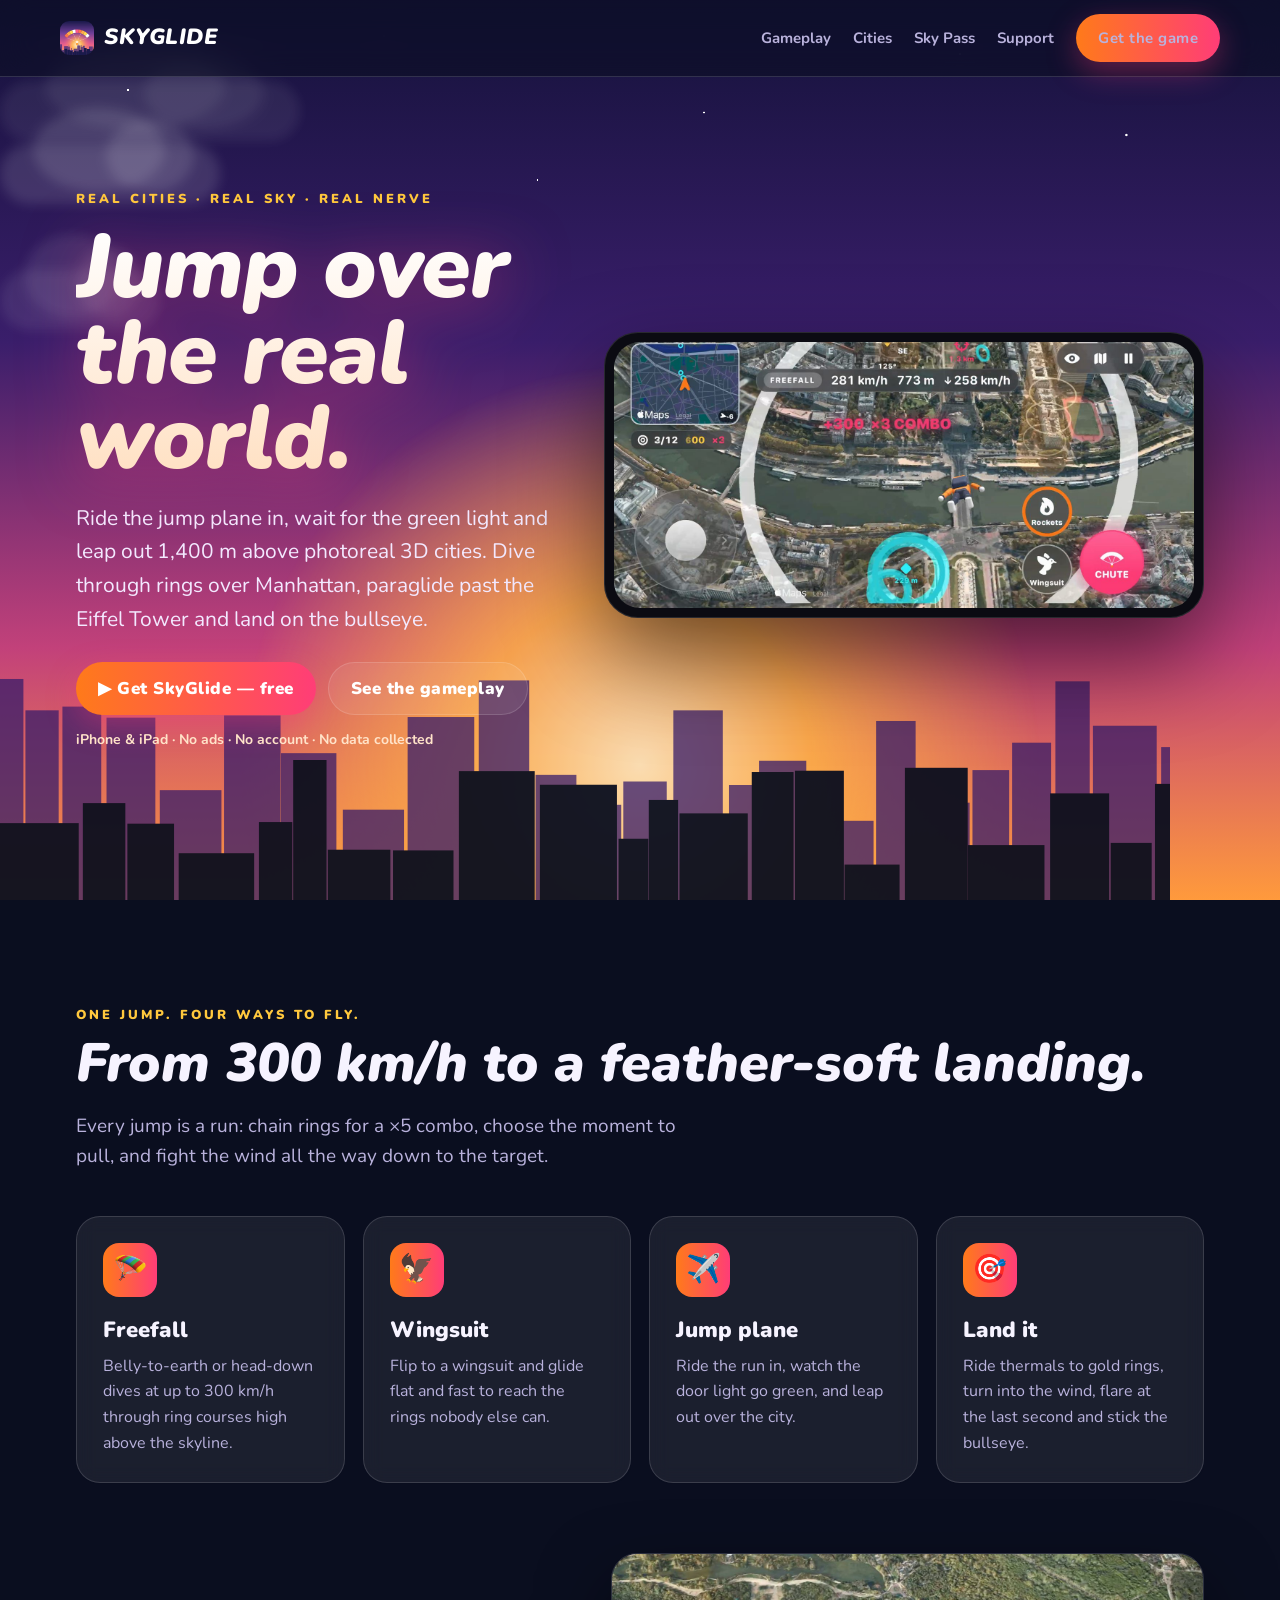
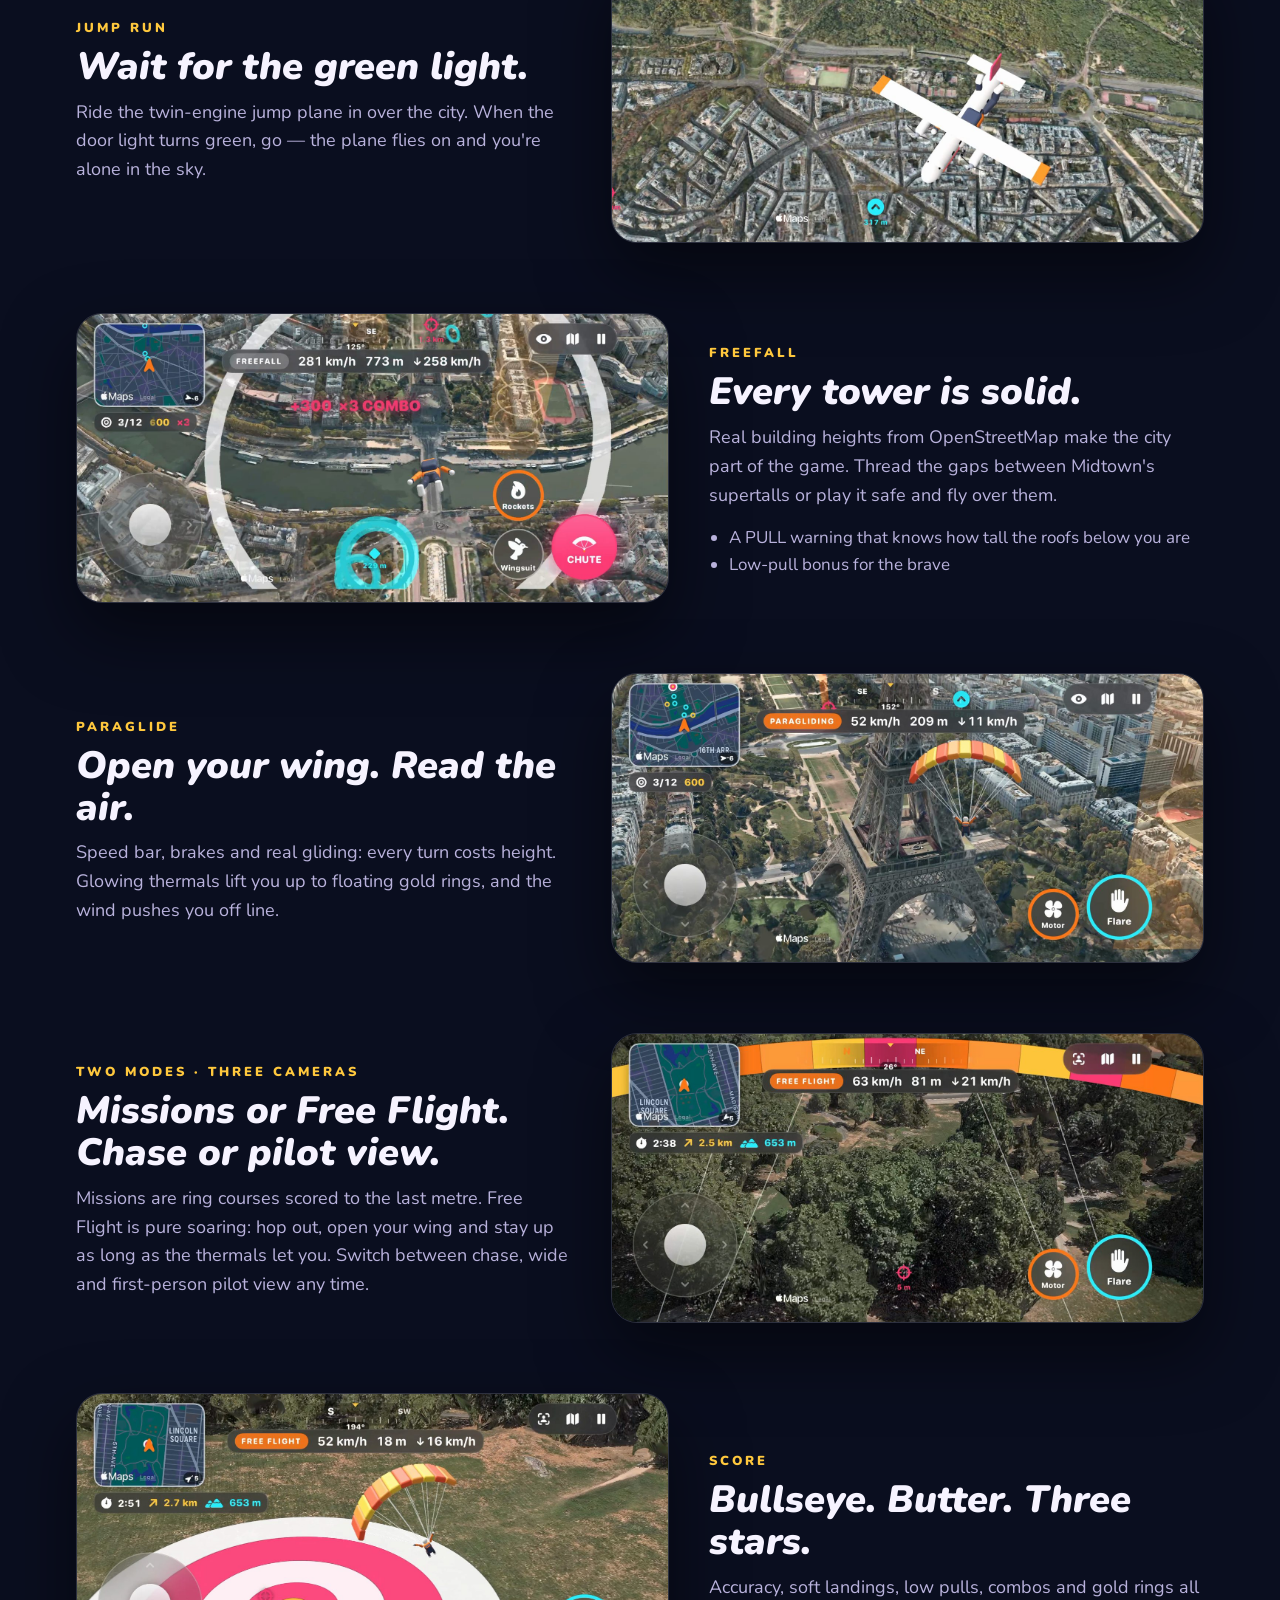
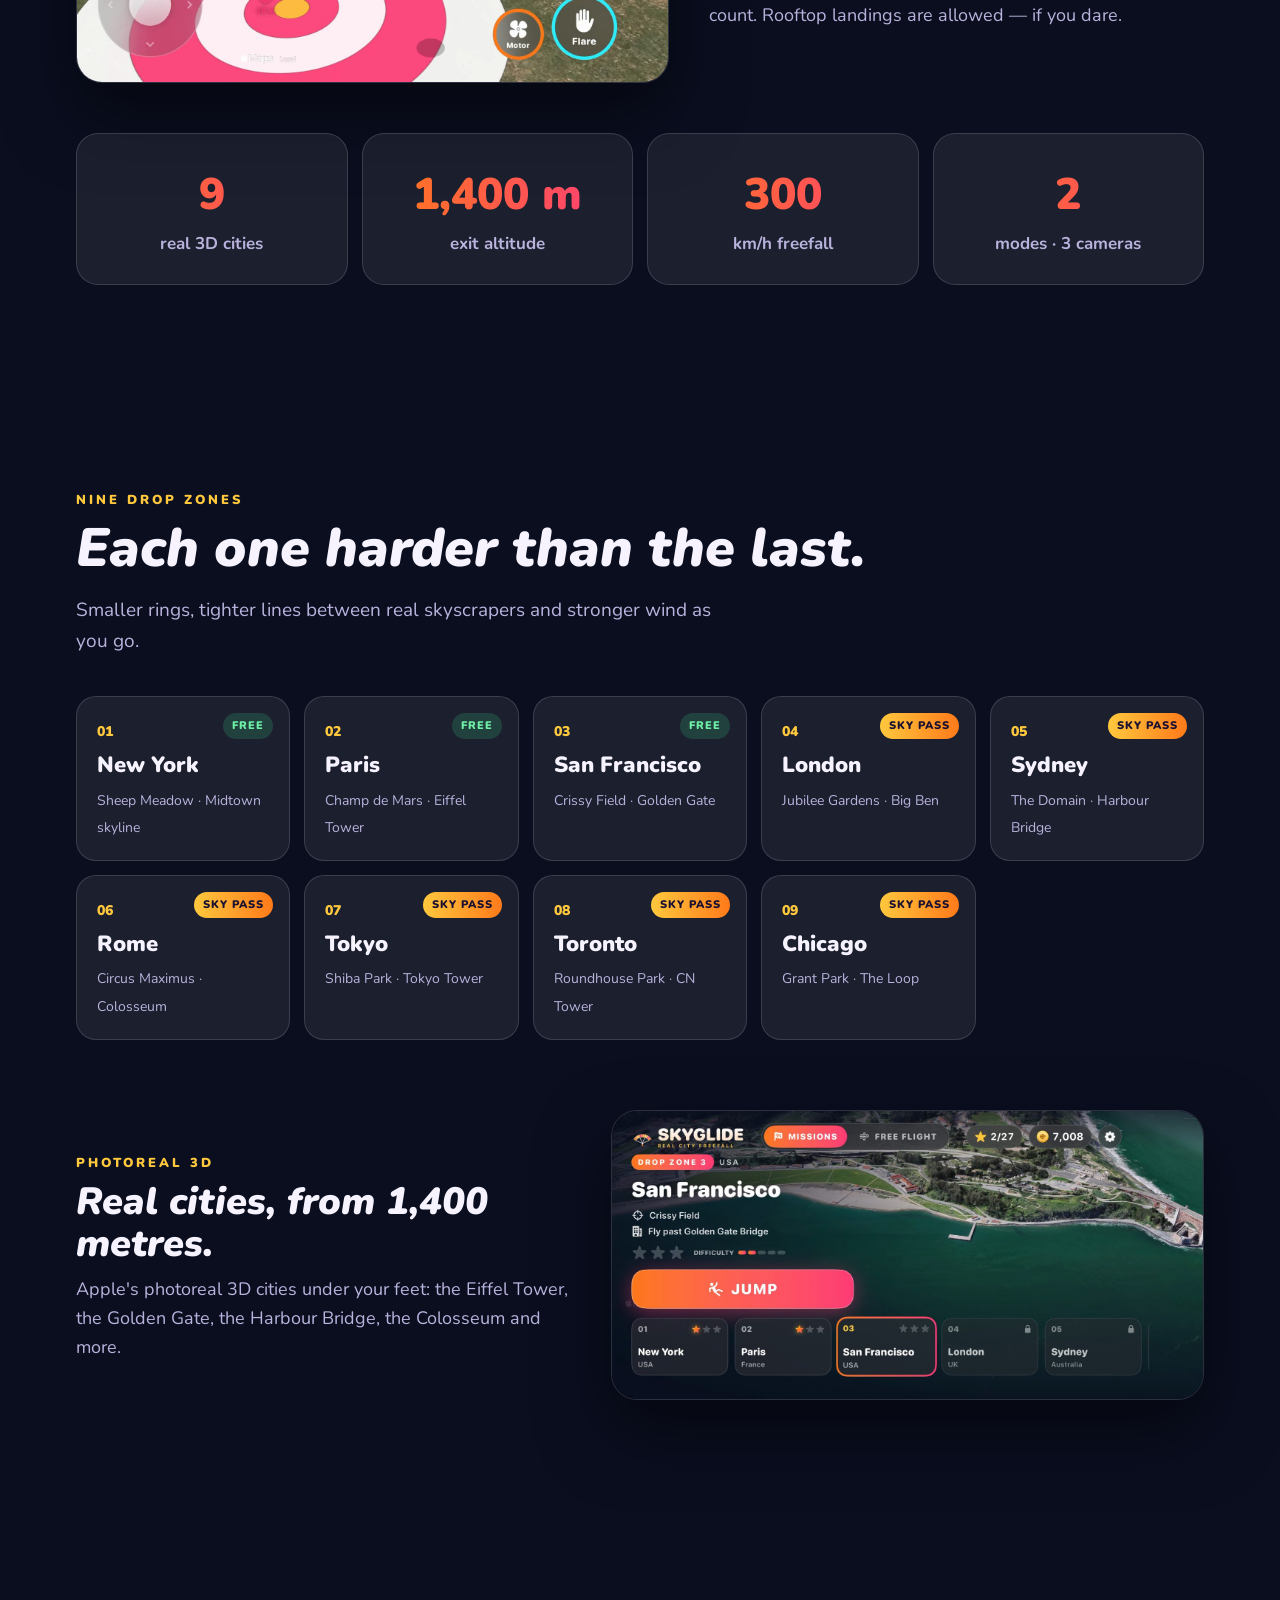
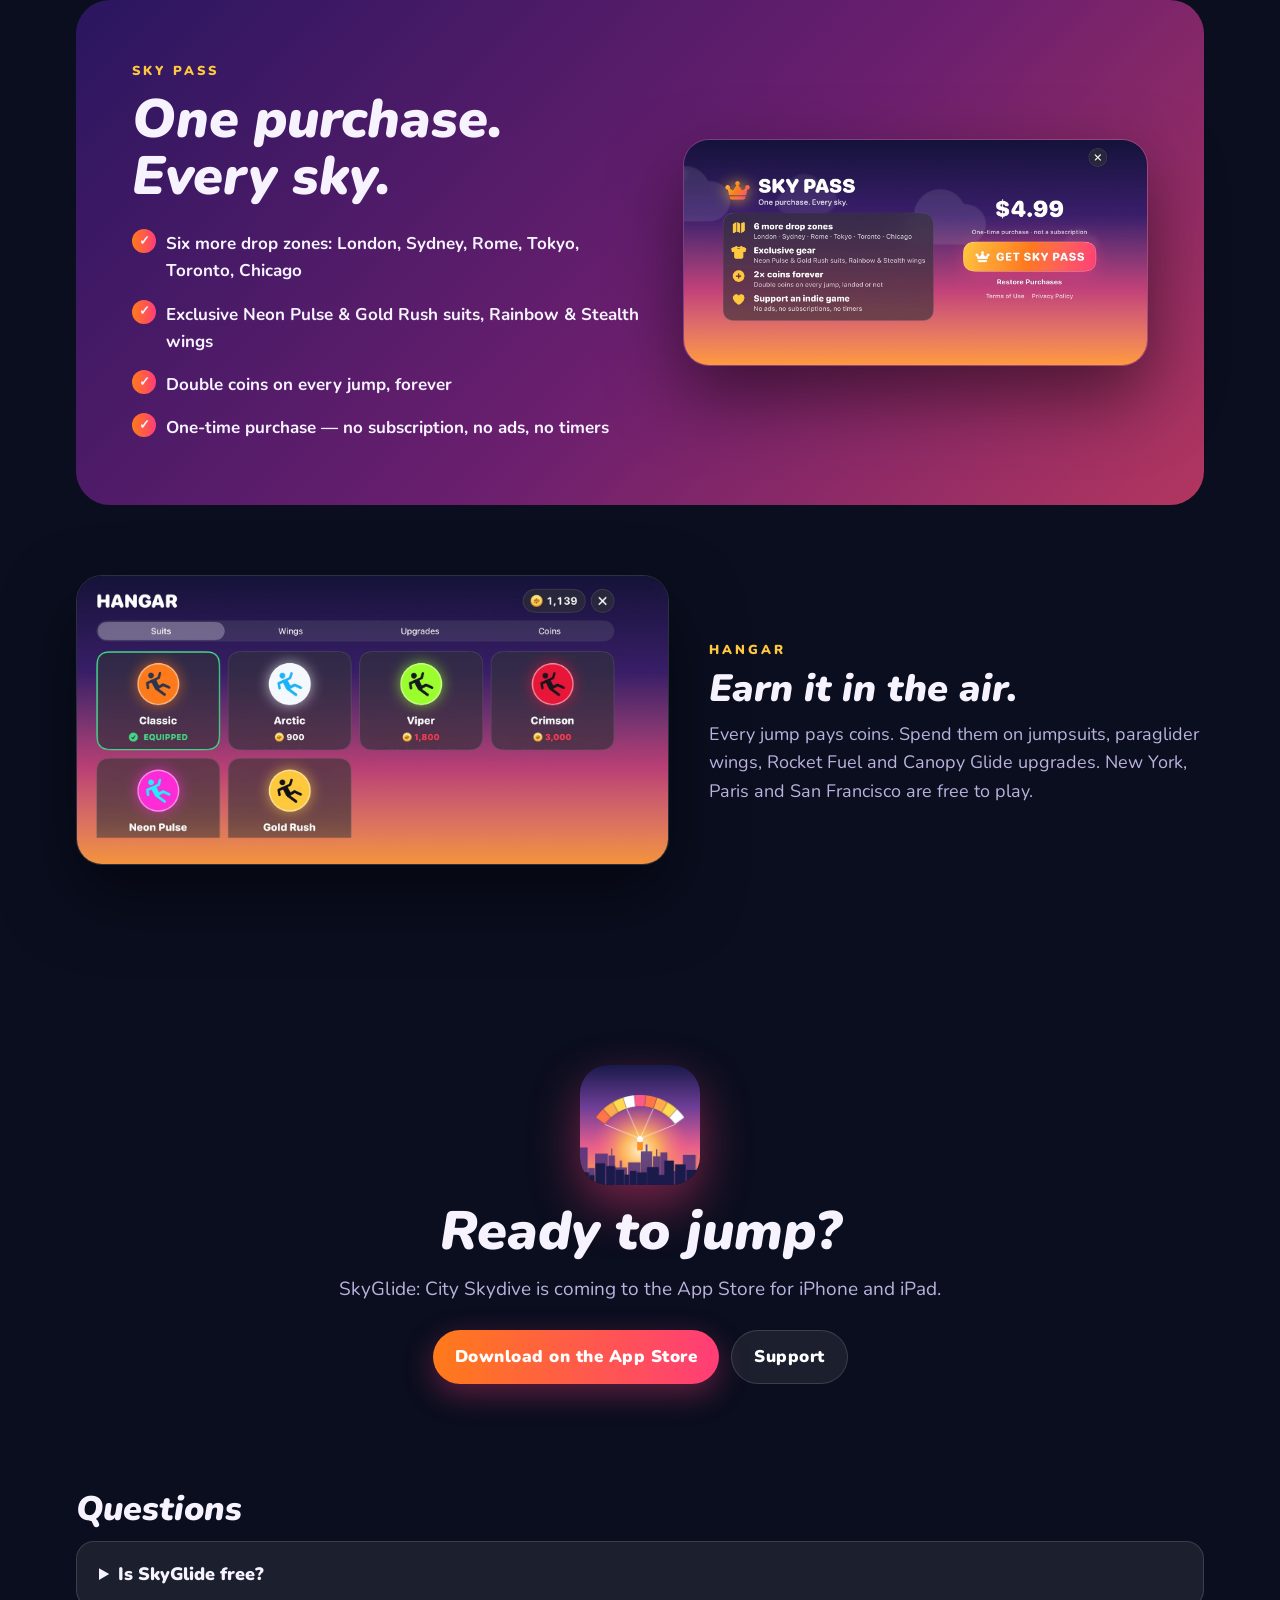
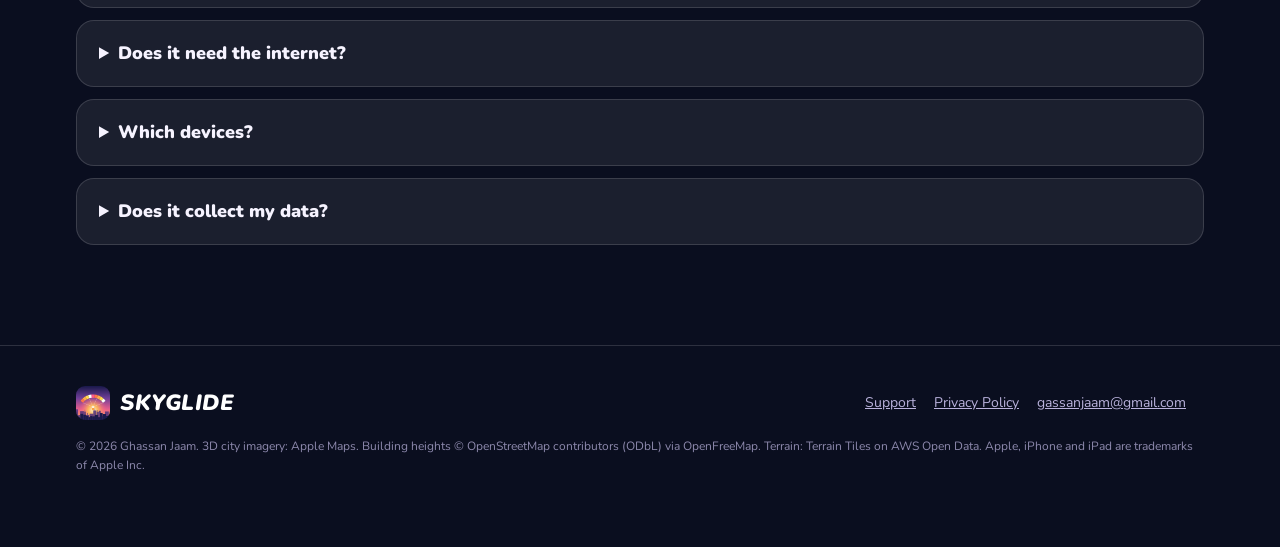
<file: index.html>
<!doctype html>
<html lang="en">
<head>
<meta charset="utf-8">
<meta name="viewport" content="width=device-width, initial-scale=1">
<title>SkyGlide: City Skydive — Freefall over real 3D cities</title>
<meta name="description" content="Jump 1,400 m above photoreal 3D cities. Freefall through rings, fly a wingsuit, paraglide through thermals and land on the bullseye. Nine real drop zones for iPhone and iPad.">
<meta property="og:title" content="SkyGlide: City Skydive">
<meta property="og:description" content="Freefall, wingsuit and paraglide over real 3D cities. Land the bullseye.">
<meta property="og:image" content="https://ghassanjaa.github.io/skyglide/img/og.jpg">
<meta property="og:type" content="website">
<meta name="twitter:card" content="summary_large_image">
<meta name="theme-color" content="#14123a">
<link rel="icon" href="favicon.png">
<link rel="apple-touch-icon" href="apple-touch-icon.png">
<link rel="preconnect" href="https://fonts.googleapis.com">
<link rel="preconnect" href="https://fonts.gstatic.com" crossorigin>
<link href="https://fonts.googleapis.com/css2?family=Nunito:ital,wght@0,600;0,700;0,800;0,900;1,800;1,900&display=swap" rel="stylesheet">
<link rel="stylesheet" href="style.css">
</head>
<body>

<nav class="top">
  <a class="brand" href="#"><img src="icon.png" alt="">SKYGLIDE</a>
  <div class="links">
    <a href="#play">Gameplay</a>
    <a href="#cities">Cities</a>
    <a href="#pass">Sky Pass</a>
    <a href="support.html">Support</a>
    <a class="pill" href="#download">Get the game</a>
  </div>
</nav>

<header class="hero">
  <div class="stars"></div>
  <div class="sun"></div>
  <div class="cloud" style="top:16%;width:220px;animation-duration:70s;animation-delay:-20s"></div>
  <div class="cloud" style="top:30%;width:160px;animation-duration:55s;animation-delay:-40s;opacity:.7"></div>
  <div class="cloud" style="top:9%;width:300px;animation-duration:90s;animation-delay:-5s;opacity:.6"></div>
  <svg class="skyline" id="skyline" preserveAspectRatio="none" viewBox="0 0 1000 200" aria-hidden="true"></svg>
  <div class="wrap hero-grid">
    <div class="reveal in">
      <span class="eyebrow">Real cities · Real sky · Real nerve</span>
      <h1>Jump over the real world.</h1>
      <p class="lead">Ride the jump plane in, wait for the green light and leap out 1,400 m above photoreal 3D cities. Dive through rings over Manhattan, paraglide past the Eiffel Tower and land on the bullseye.</p>
      <div class="cta">
        <a class="pill" href="#download">▶ Get SkyGlide — free</a>
        <a class="pill ghost" href="#play">See the gameplay</a>
      </div>
      <p class="note">iPhone &amp; iPad · No ads · No account · No data collected</p>
    </div>
    <div class="device reveal in">
      <video autoplay muted loop playsinline preload="metadata" poster="img/poster.jpg">
        <source src="media/gameplay.mp4" type="video/mp4">
      </video>
    </div>
  </div>
</header>

<section id="play">
  <div class="wrap">
    <div class="reveal">
      <span class="eyebrow">One jump. Four ways to fly.</span>
      <h2 class="section-title">From 300 km/h to a feather-soft landing.</h2>
      <p class="section-lead">Every jump is a run: chain rings for a ×5 combo, choose the moment to pull, and fight the wind all the way down to the target.</p>
    </div>
    <div class="grid4">
      <div class="card reveal"><div class="ico">🪂</div><h3>Freefall</h3><p>Belly-to-earth or head-down dives at up to 300 km/h through ring courses high above the skyline.</p></div>
      <div class="card reveal"><div class="ico">🦅</div><h3>Wingsuit</h3><p>Flip to a wingsuit and glide flat and fast to reach the rings nobody else can.</p></div>
      <div class="card reveal"><div class="ico">✈️</div><h3>Jump plane</h3><p>Ride the run in, watch the door light go green, and leap out over the city.</p></div>
      <div class="card reveal"><div class="ico">🎯</div><h3>Land it</h3><p>Ride thermals to gold rings, turn into the wind, flare at the last second and stick the bullseye.</p></div>
    </div>

    <div class="shot-row flip reveal">
      <div class="shot"><img src="img/plane.jpg" alt="Leaving the jump plane over Paris" loading="lazy"></div>
      <div>
        <span class="eyebrow">Jump run</span>
        <h3>Wait for the green light.</h3>
        <p>Ride the twin-engine jump plane in over the city. When the door light turns green, go — the plane flies on and you're alone in the sky.</p>
      </div>
    </div>
    <div class="shot-row reveal">
      <div class="shot"><img src="img/02-freefall.jpg" alt="Freefall over Central Park with a ring combo" loading="lazy"></div>
      <div>
        <span class="eyebrow">Freefall</span>
        <h3>Every tower is solid.</h3>
        <p>Real building heights from OpenStreetMap make the city part of the game. Thread the gaps between Midtown's supertalls or play it safe and fly over them.</p>
        <ul><li>A PULL warning that knows how tall the roofs below you are</li><li>Low-pull bonus for the brave</li></ul>
      </div>
    </div>
    <div class="shot-row flip reveal">
      <div class="shot"><img src="img/03-paraglide.jpg" alt="Paragliding beside the Eiffel Tower" loading="lazy"></div>
      <div>
        <span class="eyebrow">Paraglide</span>
        <h3>Open your wing. Read the air.</h3>
        <p>Speed bar, brakes and real gliding: every turn costs height. Glowing thermals lift you up to floating gold rings, and the wind pushes you off line.</p>
      </div>
    </div>
    <div class="shot-row flip reveal">
      <div class="shot"><img src="img/pilot.jpg" alt="Pilot view under the paraglider wing over New York" loading="lazy"></div>
      <div>
        <span class="eyebrow">Two modes · three cameras</span>
        <h3>Missions or Free Flight. Chase or pilot view.</h3>
        <p>Missions are ring courses scored to the last metre. Free Flight is pure soaring: hop out, open your wing and stay up as long as the thermals let you. Switch between chase, wide and first-person pilot view any time.</p>
      </div>
    </div>
    <div class="shot-row reveal">
      <div class="shot"><img src="img/05-landed.jpg" alt="Touching down on the bullseye in Central Park" loading="lazy"></div>
      <div>
        <span class="eyebrow">Score</span>
        <h3>Bullseye. Butter. Three stars.</h3>
        <p>Accuracy, soft landings, low pulls, combos and gold rings all count. Rooftop landings are allowed — if you dare.</p>
      </div>
    </div>

    <div class="stats reveal">
      <div class="stat"><b>9</b><span>real 3D cities</span></div>
      <div class="stat"><b>1,400 m</b><span>exit altitude</span></div>
      <div class="stat"><b>300</b><span>km/h freefall</span></div>
      <div class="stat"><b>2</b><span>modes · 3 cameras</span></div>
    </div>
  </div>
</section>

<section id="cities">
  <div class="wrap">
    <div class="reveal">
      <span class="eyebrow">Nine drop zones</span>
      <h2 class="section-title">Each one harder than the last.</h2>
      <p class="section-lead">Smaller rings, tighter lines between real skyscrapers and stronger wind as you go.</p>
    </div>
    <div class="cities" id="cityList"></div>
    <div class="shot-row flip reveal">
      <div class="shot"><img src="img/01-menu.jpg" alt="Drop zone menu over the 3D city" loading="lazy"></div>
      <div>
        <span class="eyebrow">Photoreal 3D</span>
        <h3>Real cities, from 1,400 metres.</h3>
        <p>Apple's photoreal 3D cities under your feet: the Eiffel Tower, the Golden Gate, the Harbour Bridge, the Colosseum and more.</p>
      </div>
    </div>
  </div>
</section>

<section id="pass">
  <div class="wrap">
    <div class="band reveal">
      <div>
        <span class="eyebrow">Sky Pass</span>
        <h2 class="section-title">One purchase. Every sky.</h2>
        <ul class="checks">
          <li>Six more drop zones: London, Sydney, Rome, Tokyo, Toronto, Chicago</li>
          <li>Exclusive Neon Pulse &amp; Gold Rush suits, Rainbow &amp; Stealth wings</li>
          <li>Double coins on every jump, forever</li>
          <li>One-time purchase — no subscription, no ads, no timers</li>
        </ul>
      </div>
      <div class="shot"><img src="img/06-skypass.jpg" alt="Sky Pass screen" loading="lazy"></div>
    </div>
    <div class="shot-row reveal">
      <div class="shot"><img src="img/08-hangar.jpg" alt="Hangar with suits" loading="lazy"></div>
      <div>
        <span class="eyebrow">Hangar</span>
        <h3>Earn it in the air.</h3>
        <p>Every jump pays coins. Spend them on jumpsuits, paraglider wings, Rocket Fuel and Canopy Glide upgrades. New York, Paris and San Francisco are free to play.</p>
      </div>
    </div>
  </div>
</section>

<section id="download">
  <div class="wrap" style="text-align:center">
    <div class="reveal">
      <img src="icon.png" alt="SkyGlide icon" style="width:120px;border-radius:28px;margin:0 auto 18px;box-shadow:0 20px 50px rgba(255,61,119,.45)">
      <h2 class="section-title">Ready to jump?</h2>
      <p class="section-lead" style="margin:0 auto">SkyGlide: City Skydive is coming to the App Store for iPhone and iPad.</p>
      <div class="cta" style="justify-content:center">
        <a class="pill" id="storeLink" href="https://apps.apple.com/app/id6826819065">Download on the App Store</a>
        <a class="pill ghost" href="support.html">Support</a>
      </div>
    </div>
  </div>
</section>

<section style="padding-top:0">
  <div class="wrap">
    <h2 class="section-title reveal" style="font-size:34px">Questions</h2>
    <details class="reveal"><summary>Is SkyGlide free?</summary><p>Yes. New York, Paris and San Francisco are free, with every suit, wing and upgrade that isn't Sky Pass gear earnable by playing. The optional Sky Pass is a one-time purchase.</p></details>
    <details class="reveal"><summary>Does it need the internet?</summary><p>Yes — the 3D cities stream from Apple Maps while you play.</p></details>
    <details class="reveal"><summary>Which devices?</summary><p>iPhone and iPad with iOS 18 or later.</p></details>
    <details class="reveal"><summary>Does it collect my data?</summary><p>No. No accounts, no ads, no analytics, no tracking. See the <a href="privacy.html">privacy policy</a>.</p></details>
  </div>
</section>

<footer>
  <div class="wrap">
    <div class="row">
      <a class="brand" href="#"><img src="icon.png" alt="">SKYGLIDE</a>
      <div><a href="support.html">Support</a><a href="privacy.html">Privacy Policy</a><a href="mailto:gassanjaam@gmail.com">gassanjaam@gmail.com</a></div>
    </div>
    <p class="credits">© 2026 Ghassan Jaam. 3D city imagery: Apple Maps. Building heights © OpenStreetMap contributors (ODbL) via OpenFreeMap. Terrain: Terrain Tiles on AWS Open Data. Apple, iPhone and iPad are trademarks of Apple Inc.</p>
  </div>
</footer>

<script>
  // Skyline silhouette.
  (function () {
    const svg = document.getElementById('skyline');
    let seed = 7, x = 0, back = '', front = '';
    const r = () => (seed = (seed * 16807) % 2147483647) / 2147483647;
    while (x < 1000) { const w = 20 + r() * 40, h = 60 + r() * 140; back += `<rect x="${x}" y="${200 - h}" width="${w}" height="${h}"/>`; x += w + r() * 6; }
    x = 0;
    while (x < 1000) { const w = 25 + r() * 45, h = 30 + r() * 90; front += `<rect x="${x}" y="${200 - h}" width="${w}" height="${h}"/>`; x += w + r() * 5; }
    svg.innerHTML = `<g fill="#3a1e6b" opacity=".8">${back}</g><g fill="#0a0e1f">${front}</g>`;
  })();
  // Cities.
  const cities = [
    ['New York', 'Sheep Meadow · Midtown skyline', 'free'], ['Paris', 'Champ de Mars · Eiffel Tower', 'free'],
    ['San Francisco', 'Crissy Field · Golden Gate', 'free'], ['London', 'Jubilee Gardens · Big Ben', 'pass'],
    ['Sydney', 'The Domain · Harbour Bridge', 'pass'], ['Rome', 'Circus Maximus · Colosseum', 'pass'],
    ['Tokyo', 'Shiba Park · Tokyo Tower', 'pass'], ['Toronto', 'Roundhouse Park · CN Tower', 'pass'],
    ['Chicago', 'Grant Park · The Loop', 'pass']];
  document.getElementById('cityList').innerHTML = cities.map((c, i) =>
    `<div class="city reveal"><span class="n">${String(i + 1).padStart(2, '0')}</span><span class="tag ${c[2]}">${c[2] === 'free' ? 'FREE' : 'SKY PASS'}</span><b>${c[0]}</b><span>${c[1]}</span></div>`).join('');
  // Reveal on scroll.
  const io = new IntersectionObserver(es => es.forEach(e => { if (e.isIntersecting) { e.target.classList.add('in'); io.unobserve(e.target); } }), { threshold: 0.12 });
  document.querySelectorAll('.reveal:not(.in)').forEach(el => io.observe(el));
</script>
</body>
</html>
</file>
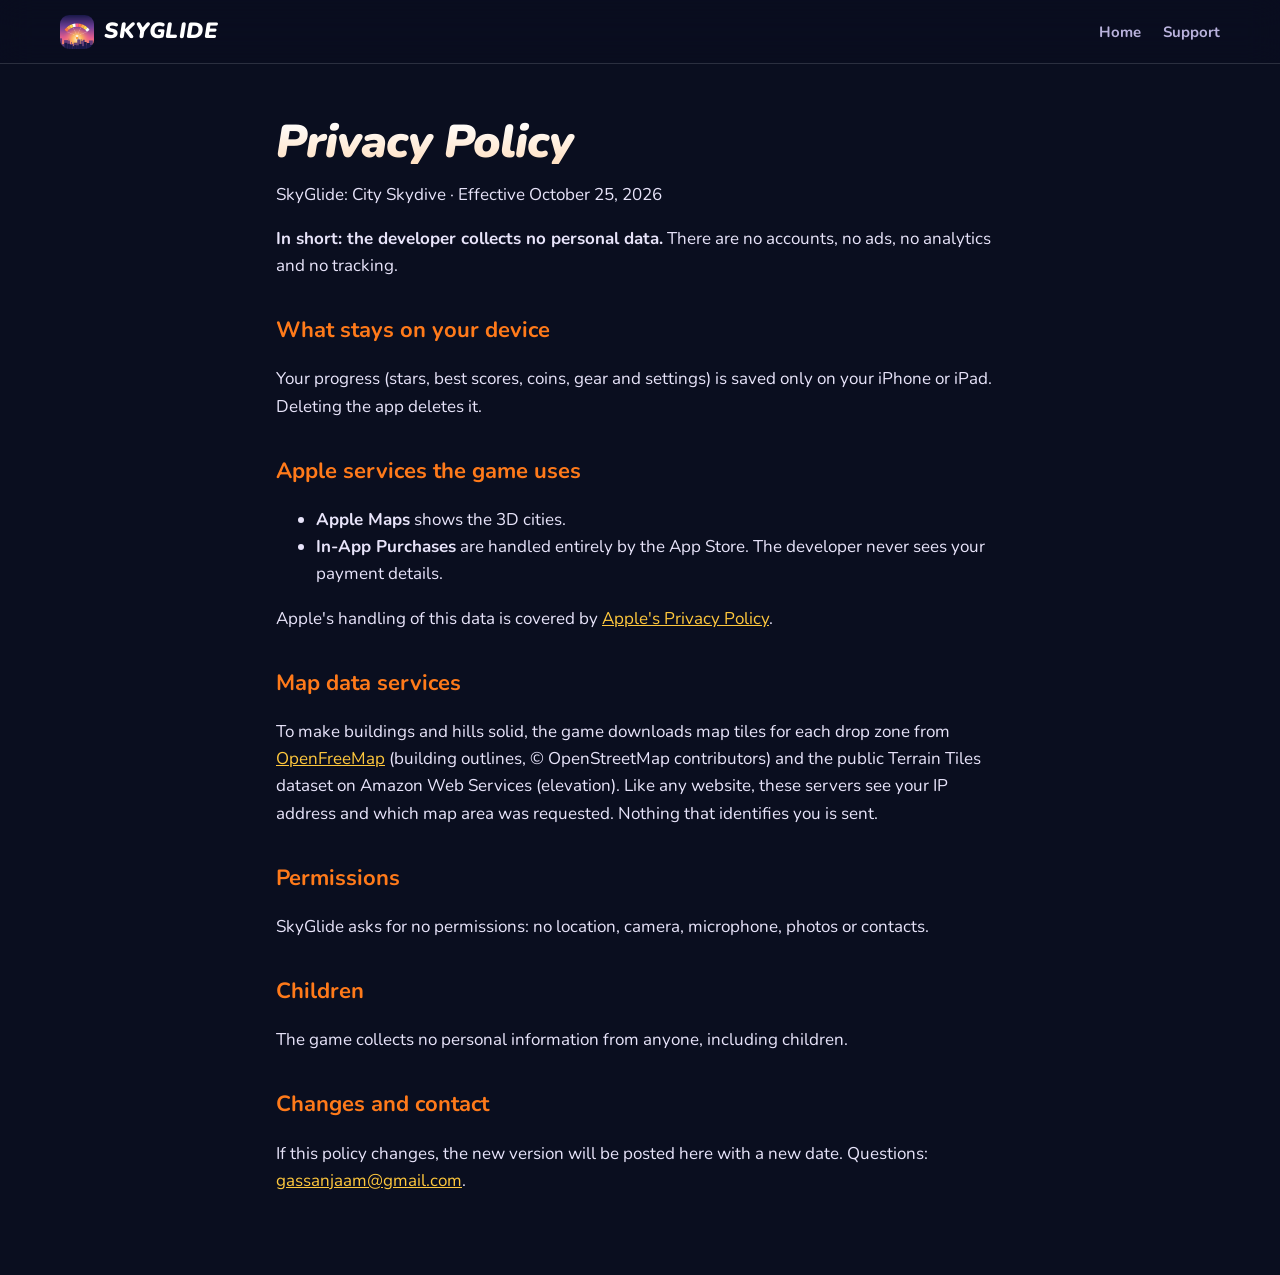
<file: privacy.html>
<!doctype html>
<html lang="en">
<head>
<meta charset="utf-8">
<meta name="viewport" content="width=device-width, initial-scale=1">
<title>SkyGlide · Privacy Policy</title>
<link rel="icon" href="favicon.png">
<link href="https://fonts.googleapis.com/css2?family=Nunito:ital,wght@0,600;0,700;0,900;1,900&display=swap" rel="stylesheet">
<link rel="stylesheet" href="style.css">
</head>
<body>
<nav class="top">
  <a class="brand" href="index.html"><img src="icon.png" alt="">SKYGLIDE</a>
  <div class="links"><a href="index.html">Home</a><a href="support.html">Support</a></div>
</nav>
<main class="page">
  <h1>Privacy Policy</h1>
  <p class="dim">SkyGlide: City Skydive · Effective October 25, 2026</p>

  <p><b>In short: the developer collects no personal data.</b> There are no accounts, no ads, no analytics and no tracking.</p>

  <h2>What stays on your device</h2>
  <p>Your progress (stars, best scores, coins, gear and settings) is saved only on your iPhone or iPad. Deleting the app deletes it.</p>

  <h2>Apple services the game uses</h2>
  <ul>
    <li><b>Apple Maps</b> shows the 3D cities.</li>
    <li><b>In-App Purchases</b> are handled entirely by the App Store. The developer never sees your payment details.</li>
  </ul>
  <p>Apple's handling of this data is covered by <a href="https://www.apple.com/legal/privacy/">Apple's Privacy Policy</a>.</p>

  <h2>Map data services</h2>
  <p>To make buildings and hills solid, the game downloads map tiles for each drop zone from
  <a href="https://openfreemap.org">OpenFreeMap</a> (building outlines, © OpenStreetMap contributors) and the public
  Terrain Tiles dataset on Amazon Web Services (elevation). Like any website, these servers see your IP address and which
  map area was requested. Nothing that identifies you is sent.</p>

  <h2>Permissions</h2>
  <p>SkyGlide asks for no permissions: no location, camera, microphone, photos or contacts.</p>

  <h2>Children</h2>
  <p>The game collects no personal information from anyone, including children.</p>

  <h2>Changes and contact</h2>
  <p>If this policy changes, the new version will be posted here with a new date. Questions:
  <a href="mailto:gassanjaam@gmail.com">gassanjaam@gmail.com</a>.</p>
</main>
</body>
</html>
</file>
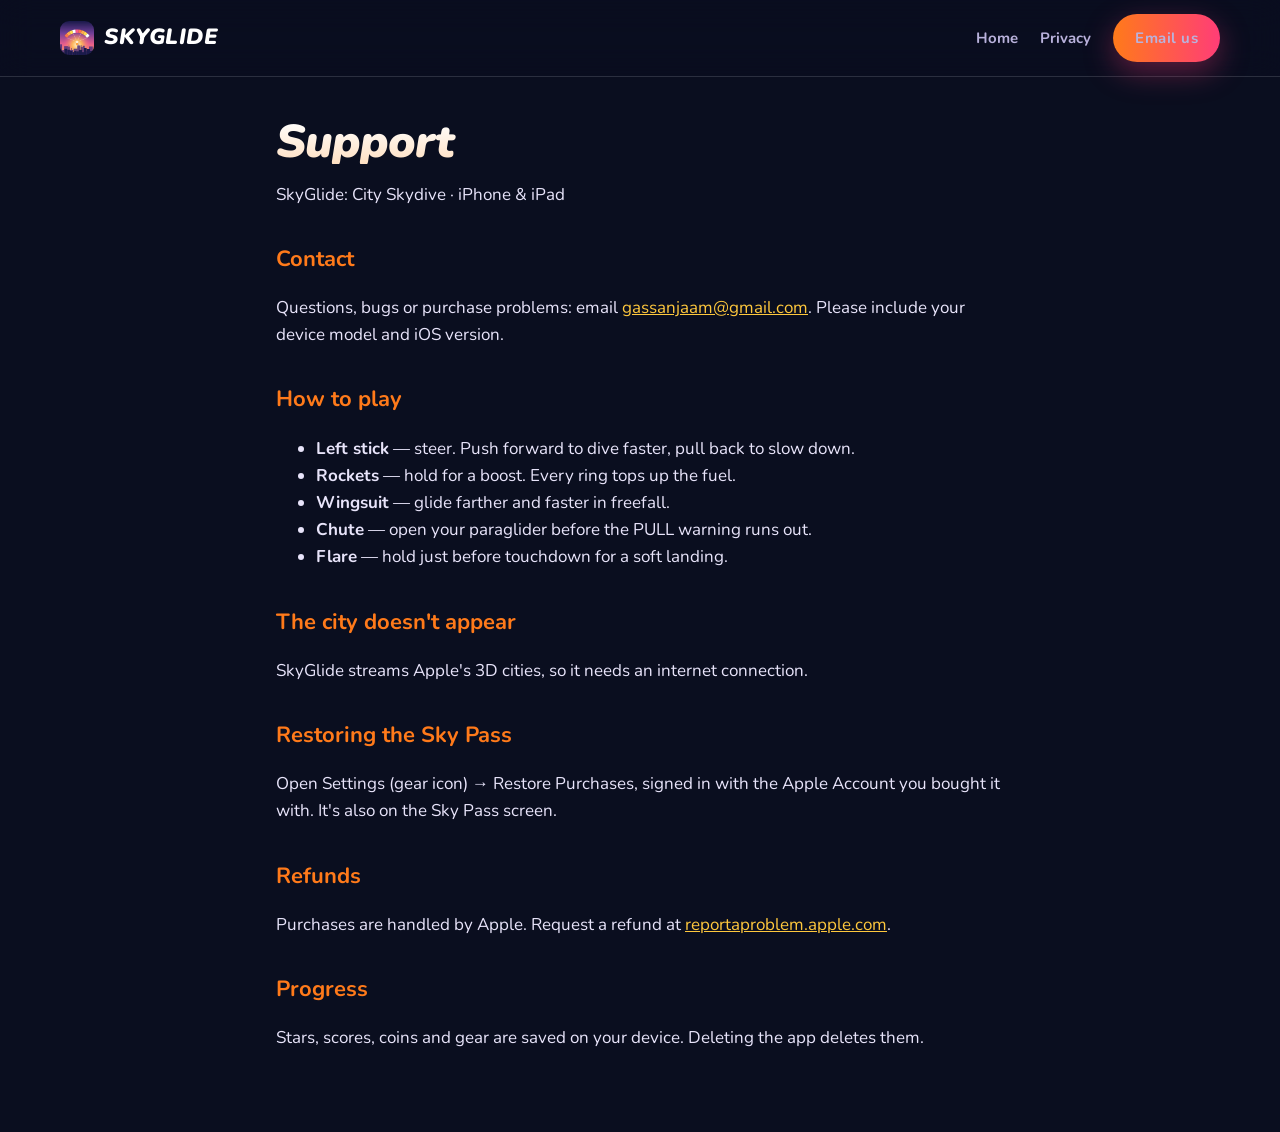
<file: support.html>
<!doctype html>
<html lang="en">
<head>
<meta charset="utf-8">
<meta name="viewport" content="width=device-width, initial-scale=1">
<title>SkyGlide · Support</title>
<link rel="icon" href="favicon.png">
<link href="https://fonts.googleapis.com/css2?family=Nunito:ital,wght@0,600;0,700;0,900;1,900&display=swap" rel="stylesheet">
<link rel="stylesheet" href="style.css">
</head>
<body>
<nav class="top">
  <a class="brand" href="index.html"><img src="icon.png" alt="">SKYGLIDE</a>
  <div class="links"><a href="index.html">Home</a><a href="privacy.html">Privacy</a><a class="pill" href="mailto:gassanjaam@gmail.com">Email us</a></div>
</nav>
<main class="page">
  <h1>Support</h1>
  <p class="dim">SkyGlide: City Skydive · iPhone &amp; iPad</p>

  <h2>Contact</h2>
  <p>Questions, bugs or purchase problems: email <a href="mailto:gassanjaam@gmail.com">gassanjaam@gmail.com</a>. Please include your device model and iOS version.</p>

  <h2>How to play</h2>
  <ul>
    <li><b>Left stick</b> — steer. Push forward to dive faster, pull back to slow down.</li>
    <li><b>Rockets</b> — hold for a boost. Every ring tops up the fuel.</li>
    <li><b>Wingsuit</b> — glide farther and faster in freefall.</li>
    <li><b>Chute</b> — open your paraglider before the PULL warning runs out.</li>
    <li><b>Flare</b> — hold just before touchdown for a soft landing.</li>
  </ul>

  <h2>The city doesn't appear</h2>
  <p>SkyGlide streams Apple's 3D cities, so it needs an internet connection.</p>

  <h2>Restoring the Sky Pass</h2>
  <p>Open Settings (gear icon) → Restore Purchases, signed in with the Apple Account you bought it with. It's also on the Sky Pass screen.</p>

  <h2>Refunds</h2>
  <p>Purchases are handled by Apple. Request a refund at <a href="https://reportaproblem.apple.com">reportaproblem.apple.com</a>.</p>

  <h2>Progress</h2>
  <p>Stars, scores, coins and gear are saved on your device. Deleting the app deletes them.</p>
</main>
</body>
</html>
</file>
<file: style.css>
:root {
  --night: #0a0e1f;
  --ink: #14123a;
  --panel: rgba(255, 255, 255, 0.07);
  --line: rgba(255, 255, 255, 0.14);
  --text: #f6f3ff;
  --dim: #b9b2dc;
  --orange: #ff7a1a;
  --pink: #ff3d77;
  --gold: #ffc83d;
  --cyan: #2cf0ff;
  --sunset: linear-gradient(90deg, #ff7a1a, #ff3d77);
  --radius: 24px;
}
* { box-sizing: border-box; }
html { scroll-behavior: smooth; }
body {
  margin: 0;
  background: var(--night);
  color: var(--text);
  font: 17px/1.6 "Nunito", -apple-system, BlinkMacSystemFont, "Helvetica Neue", sans-serif;
  overflow-x: hidden;
}
img, video { max-width: 100%; display: block; }
a { color: var(--gold); }
.wrap { max-width: 1160px; margin: 0 auto; padding: 0 16px; }

/* Nav */
nav.top {
  position: fixed; inset: 0 0 auto 0; z-index: 20;
  display: flex; align-items: center; justify-content: space-between;
  padding: 14px max(16px, calc((100vw - 1160px) / 2));
  background: rgba(10, 14, 31, 0.55); backdrop-filter: blur(16px); -webkit-backdrop-filter: blur(16px);
  border-bottom: 1px solid var(--line);
}
.brand { display: flex; align-items: center; gap: 10px; font-weight: 900; font-style: italic; font-size: 22px; letter-spacing: 0.5px; color: #fff; text-decoration: none; }
.brand img { width: 34px; height: 34px; border-radius: 9px; }
nav.top .links { display: flex; gap: 22px; align-items: center; }
nav.top .links a { color: var(--dim); text-decoration: none; font-weight: 700; font-size: 15px; }
nav.top .links a:hover { color: #fff; }
.pill {
  display: inline-flex; align-items: center; gap: 8px;
  padding: 12px 22px; border-radius: 999px; font-weight: 900; letter-spacing: 0.5px;
  background: var(--sunset); color: #fff; text-decoration: none; box-shadow: 0 10px 30px rgba(255, 61, 119, 0.35);
}
.pill.ghost { background: var(--panel); border: 1px solid var(--line); box-shadow: none; }

/* Hero */
.hero {
  position: relative; min-height: 100vh; display: flex; align-items: center; padding: 110px 0 60px;
  background: linear-gradient(180deg, #14123a 0%, #3a1e6b 38%, #c2417a 72%, #ff9a3c 100%);
  overflow: hidden;
}
.sun { position: absolute; left: 50%; bottom: -30vh; width: 90vh; height: 90vh; transform: translateX(-50%); border-radius: 50%;
  background: radial-gradient(circle, #fff1c1 0%, #ffb347 30%, rgba(255, 61, 119, 0) 70%); opacity: 0.85; animation: rise 3s ease-out both; }
@keyframes rise { from { transform: translate(-50%, 20vh); opacity: 0; } }
.stars { position: absolute; inset: 0 0 50% 0; background-image:
  radial-gradient(1.5px 1.5px at 10% 20%, #fff 50%, transparent), radial-gradient(1px 1px at 30% 8%, #fff 50%, transparent),
  radial-gradient(1.2px 1.2px at 55% 25%, #fff 50%, transparent), radial-gradient(1px 1px at 75% 12%, #fff 50%, transparent),
  radial-gradient(1.6px 1.6px at 88% 30%, #fff 50%, transparent), radial-gradient(1px 1px at 42% 40%, #fff 50%, transparent);
  animation: twinkle 4s ease-in-out infinite alternate; }
@keyframes twinkle { to { opacity: 0.4; } }
.cloud { position: absolute; height: 60px; border-radius: 60px; background: rgba(255, 255, 255, 0.12); filter: blur(6px); animation: drift linear infinite; }
.cloud::before, .cloud::after { content: ""; position: absolute; background: inherit; border-radius: 50%; }
.cloud::before { width: 60%; height: 140%; left: 15%; top: -60%; }
.cloud::after { width: 40%; height: 120%; right: 12%; top: -40%; }
@keyframes drift { from { transform: translateX(-30vw); } to { transform: translateX(130vw); } }
.skyline { position: absolute; left: 0; right: 0; bottom: 0; height: 26vh; opacity: 0.95; }
.hero-grid { position: relative; z-index: 2; display: grid; grid-template-columns: 1fr 1.25fr; gap: 48px; align-items: center; }
.eyebrow { display: inline-block; font-weight: 900; letter-spacing: 3px; font-size: 13px; color: var(--gold); text-transform: uppercase; }
h1 { font-size: clamp(46px, 7vw, 92px); line-height: 0.95; margin: 14px 0 18px; font-weight: 900; font-style: italic; letter-spacing: -1px;
  background: linear-gradient(180deg, #fff, #ffe0c2); -webkit-background-clip: text; background-clip: text; color: transparent;
  filter: drop-shadow(0 8px 30px rgba(255, 61, 119, 0.5)); }
.lead { font-size: clamp(18px, 2vw, 21px); color: #f3e9ff; max-width: 520px; }
.cta { display: flex; flex-wrap: wrap; gap: 12px; margin-top: 26px; }
.note { margin-top: 14px; color: #ffe3c9; font-size: 14px; font-weight: 700; }
.device {
  position: relative; border-radius: 34px; padding: 10px; background: #0b0b12;
  box-shadow: 0 40px 90px rgba(0, 0, 0, 0.55), 0 0 0 1px rgba(255, 255, 255, 0.12) inset; transform: rotate(-2deg);
  animation: float 6s ease-in-out infinite;
}
.device video, .device img { border-radius: 26px; width: 100%; aspect-ratio: 2868 / 1320; object-fit: cover; background: #222; }
@keyframes float { 50% { transform: rotate(-2deg) translateY(-12px); } }

/* Sections */
section { padding: 100px 0; position: relative; }
.section-title { font-size: clamp(32px, 4.5vw, 54px); font-weight: 900; font-style: italic; line-height: 1.05; margin: 8px 0 14px; }
.section-lead { color: var(--dim); font-size: 19px; max-width: 640px; }
.grid4 { display: grid; grid-template-columns: repeat(4, 1fr); gap: 18px; margin-top: 44px; }
.card { background: var(--panel); border: 1px solid var(--line); border-radius: var(--radius); padding: 26px; backdrop-filter: blur(10px); }
.card .ico { width: 54px; height: 54px; border-radius: 16px; display: grid; place-items: center; font-size: 28px; background: var(--sunset); margin-bottom: 16px; }
.card h3 { margin: 0 0 6px; font-size: 22px; font-weight: 900; }
.card p { margin: 0; color: var(--dim); font-size: 16px; }

.shot-row { display: grid; grid-template-columns: 1.2fr 1fr; gap: 40px; align-items: center; margin-top: 70px; }
.shot-row.flip { grid-template-columns: 1fr 1.2fr; }
.shot-row.flip .shot { order: 2; }
.shot { border-radius: 26px; overflow: hidden; box-shadow: 0 30px 70px rgba(0, 0, 0, 0.5); border: 1px solid var(--line); }
.shot-row h3 { font-size: clamp(26px, 3vw, 38px); font-weight: 900; font-style: italic; margin: 6px 0 10px; line-height: 1.1; }
.shot-row p { color: var(--dim); font-size: 18px; margin: 0; }
.shot-row ul { color: var(--dim); padding-left: 20px; margin: 14px 0 0; }

.cities { display: grid; grid-template-columns: repeat(auto-fill, minmax(190px, 1fr)); gap: 14px; margin-top: 40px; }
.city { position: relative; padding: 20px; border-radius: 20px; background: var(--panel); border: 1px solid var(--line); overflow: hidden; }
.city .n { font-weight: 900; color: var(--gold); font-size: 14px; }
.city b { display: block; font-size: 22px; font-weight: 900; margin: 4px 0 2px; }
.city span { color: var(--dim); font-size: 14px; }
.city .tag { position: absolute; top: 16px; right: 16px; font-size: 11px; font-weight: 900; letter-spacing: 1px; padding: 4px 9px; border-radius: 999px; }
.tag.free { background: rgba(61, 220, 132, 0.18); color: #6ff0a6; }
.tag.pass { background: linear-gradient(90deg, #ffc83d, #ff7a1a); color: #1b1230; }

.band { background: linear-gradient(135deg, #2a1660, #6b1f6e 55%, #b2365f); border-radius: 34px; padding: 56px; display: grid; grid-template-columns: 1.1fr 1fr; gap: 40px; align-items: center; }
.price { font-size: 64px; font-weight: 900; line-height: 1; }
.checks { list-style: none; padding: 0; margin: 18px 0 0; }
.checks li { padding: 8px 0 8px 34px; position: relative; font-weight: 700; }
.checks li::before { content: "✓"; position: absolute; left: 0; top: 7px; width: 24px; height: 24px; border-radius: 50%; background: var(--sunset); display: grid; place-items: center; font-size: 13px; }

.stats { display: grid; grid-template-columns: repeat(4, 1fr); gap: 14px; margin-top: 50px; }
.stat { text-align: center; padding: 26px 10px; border-radius: 22px; background: var(--panel); border: 1px solid var(--line); }
.stat b { display: block; font-size: 44px; font-weight: 900; background: var(--sunset); -webkit-background-clip: text; background-clip: text; color: transparent; }
.stat span { color: var(--dim); font-weight: 700; }

details { background: var(--panel); border: 1px solid var(--line); border-radius: 18px; padding: 18px 22px; margin-top: 12px; }
summary { cursor: pointer; font-weight: 900; font-size: 18px; }
details p { color: var(--dim); margin: 10px 0 0; }

footer { border-top: 1px solid var(--line); padding: 40px 0 60px; color: var(--dim); font-size: 14px; }
footer .row { display: flex; flex-wrap: wrap; justify-content: space-between; gap: 18px; align-items: center; }
footer a { color: var(--dim); margin-right: 18px; }
.credits { margin-top: 16px; font-size: 12px; opacity: 0.75; }

/* Reveal on scroll */
.reveal { opacity: 0; transform: translateY(30px); transition: opacity 0.8s ease, transform 0.8s ease; }
.reveal.in { opacity: 1; transform: none; }

/* Plain pages */
.page { max-width: 760px; margin: 0 auto; padding: 120px 16px 64px; }
.page h1 { font-size: 46px; filter: none; margin: 0 0 6px; }
.page h2 { color: var(--orange); font-size: 22px; margin: 34px 0 8px; }
.page p, .page li { color: #e8e4fa; }

@media (max-width: 900px) {
  nav.top .links a:not(.pill) { display: none; }
  .hero-grid, .shot-row, .shot-row.flip, .band { grid-template-columns: 1fr; }
  .shot-row.flip .shot { order: 0; }
  .grid4, .stats { grid-template-columns: repeat(2, 1fr); }
  .band { padding: 32px 22px; }
  .device { transform: none; animation: none; }
  section { padding: 70px 0; }
}
@media (max-width: 520px) {
  .grid4 { grid-template-columns: 1fr; }
}
@media (prefers-reduced-motion: reduce) {
  *, *::before, *::after { animation: none !important; transition: none !important; }
  .reveal { opacity: 1; transform: none; }
}
</file>
